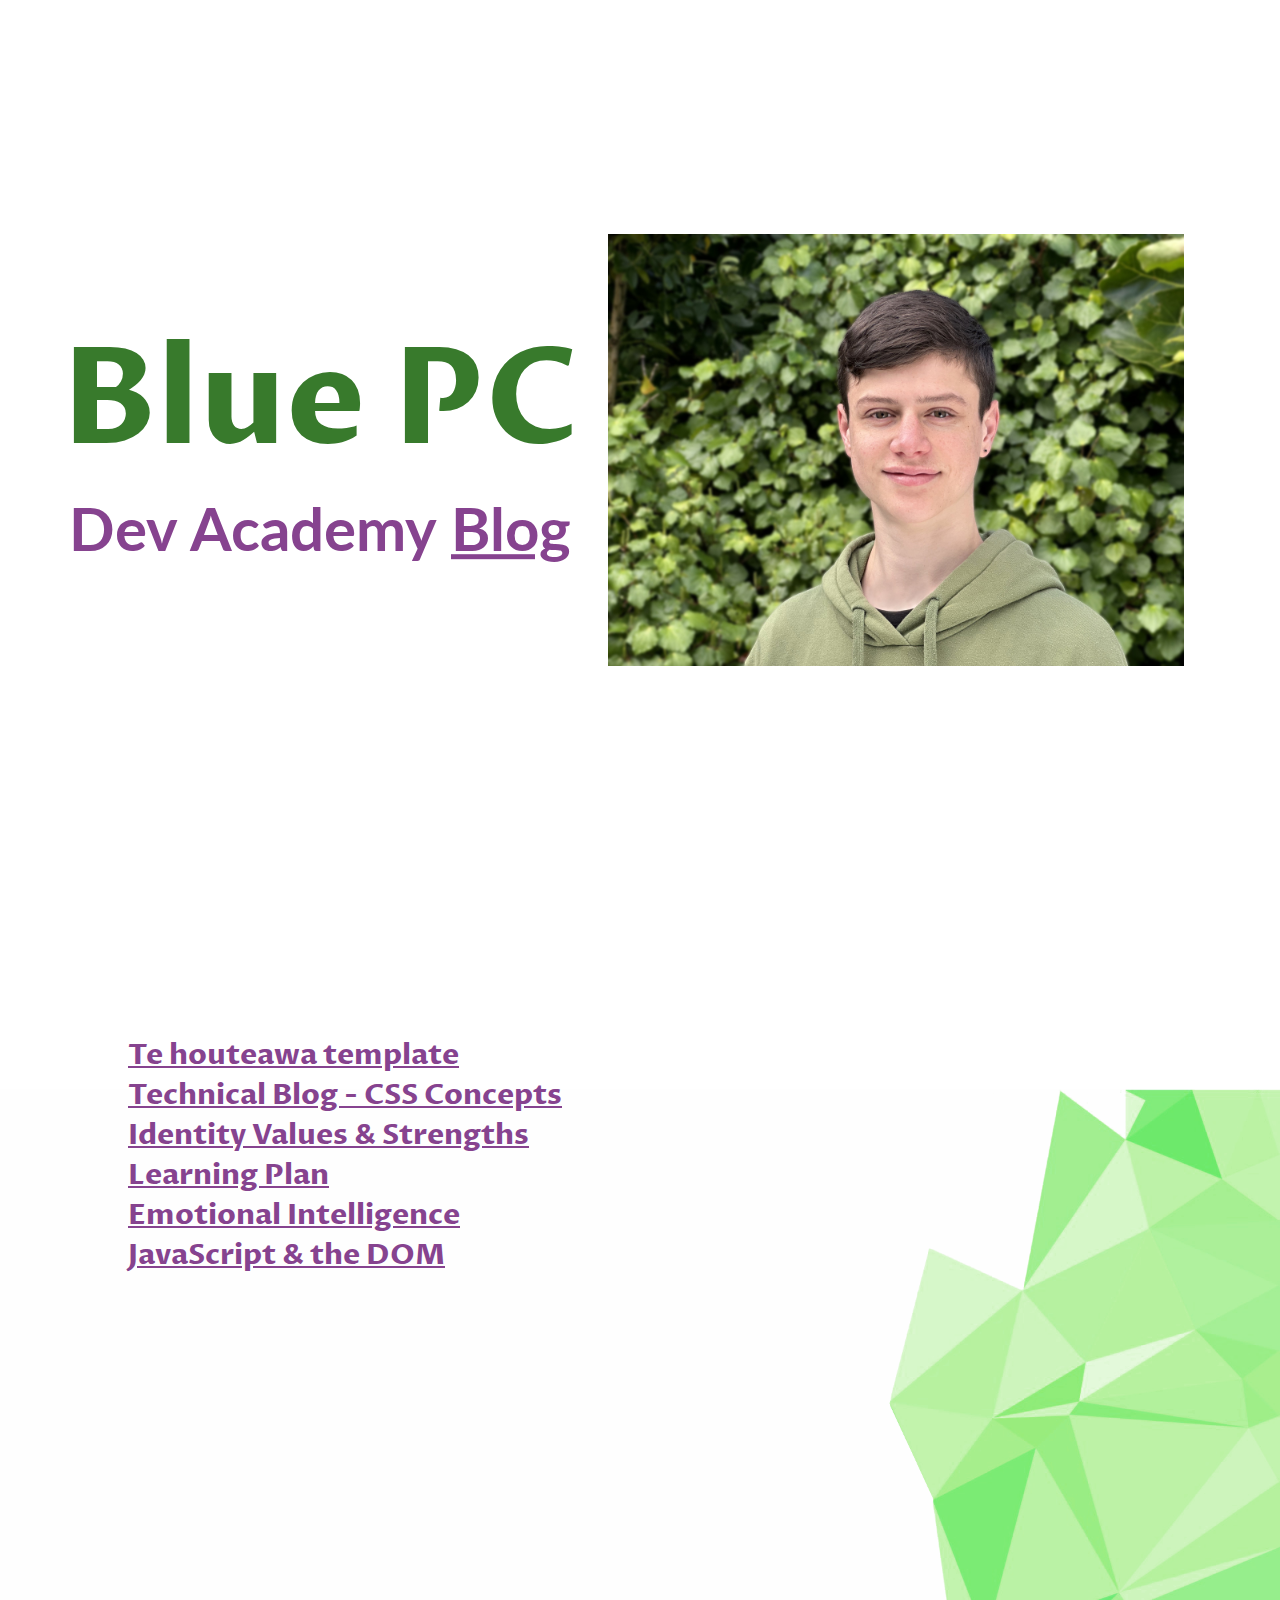
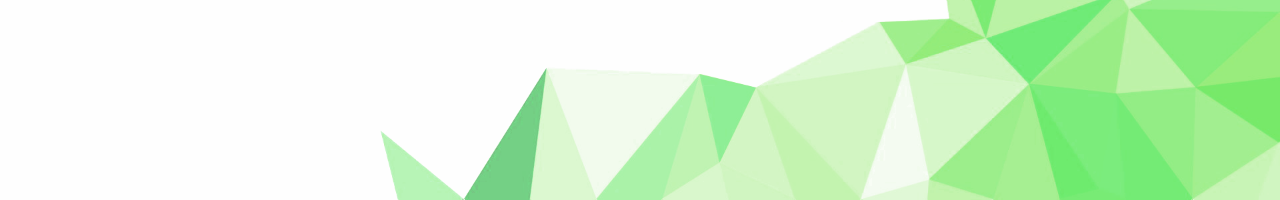
<file: index.html>
<!DOCTYPE html>
<html>
  <head>
    <meta charset="UTF-8" />
    <title>Dev Academy Blog - Blue Pilkinton-Ching</title>
    <meta name="viewport" content="width=device-width,initial-scale=1" />
    <link rel="stylesheet" type="text/css" href="styles/main.css" />
    <link rel="preconnect" href="https://fonts.googleapis.com" />
    <link rel="preconnect" href="https://fonts.gstatic.com" crossorigin />
    <link
      href="https://fonts.googleapis.com/css2?family=Proza+Libre&display=swap"
      rel="stylesheet"
    />
    <link
      href="https://fonts.googleapis.com/css2?family=Lato:wght@300&display=swap"
      rel="stylesheet"
    />
  </head>
  <body>
    <main>
      <div id="intro-container">
        <div id="intro">
          <img id="pp" src="images/pp.jpeg" alt="Blue Pilkinton-Ching" />
          <div id="title">
            <h1>Blue PC</h1>
            <h2>Dev Academy <a href="#blog-nav">Blog</a></h2>
          </div>
        </div>
      </div>
      <div id="blog-nav">
        <div id="blog-links">
          <h3>
            <a href="blog/te-houtaewa-template.html">Te houteawa template</a>
          </h3>
          <h3>
            <a href="blog/html-css.html">Technical Blog - CSS Concepts</a>
          </h3>
          <h3>
            <a href="blog/identity-values.html">Identity Values & Strengths</a>
          </h3>
          <h3>
            <a href="blog/learning-plan.html">Learning Plan</a>
          </h3>
          <h3>
            <a href="blog/emotional-intelligence.html"
              >Emotional Intelligence</a
            >
          </h3>
          <h3>
            <a href="blog/javascript-dom.html">JavaScript & the DOM</a>
          </h3>
        </div>
      </div>
    </main>
  </body>
</html>
</file>
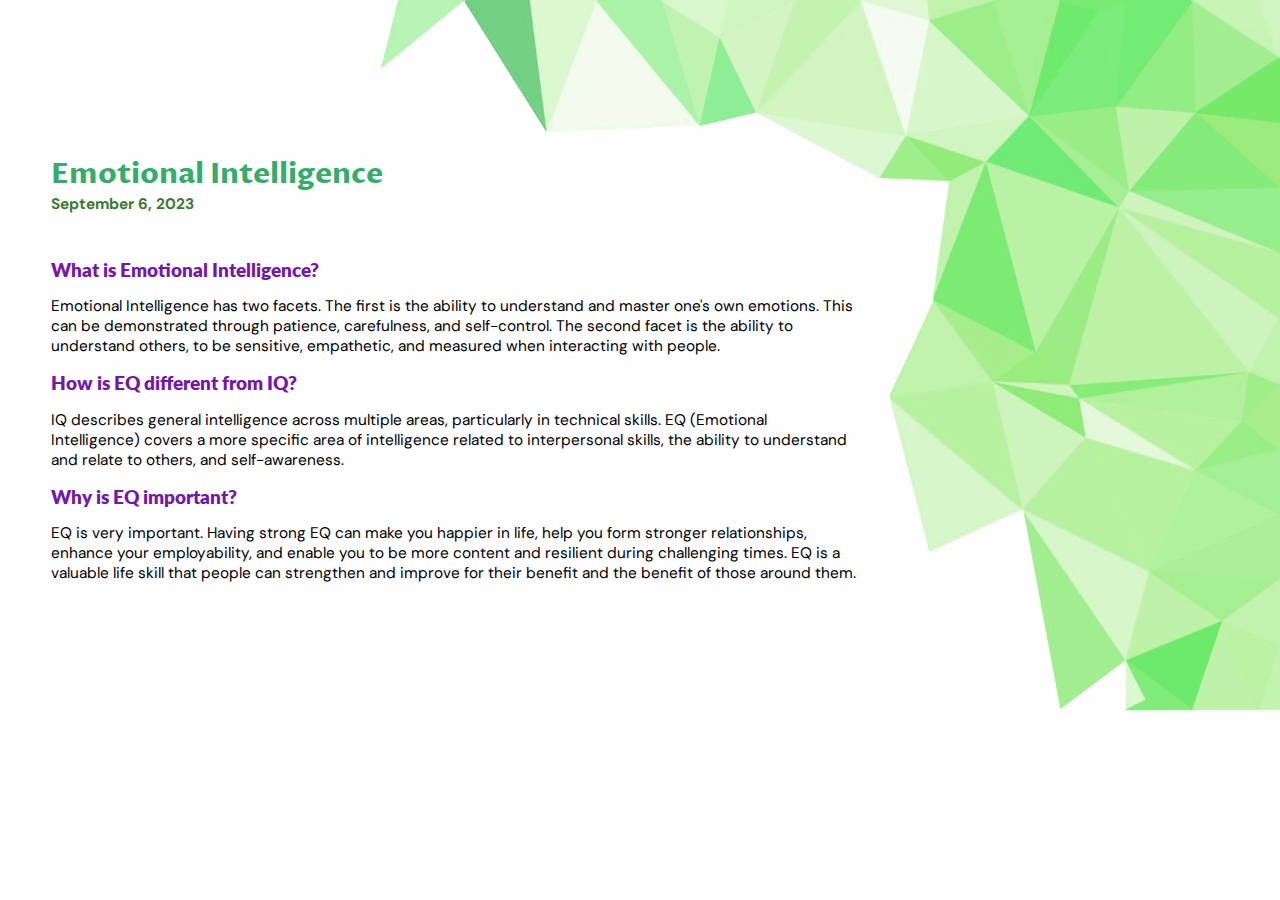
<file: blog/emotional-intelligence.html>
<!DOCTYPE html>
<html>
  <head>
    <meta charset="UTF-8" />
    <title>Emotional Intelligence - Blue Pilkington-Ching</title>
    <meta name="viewport" content="width=device-width, initial-scale=1" />
    <link rel="stylesheet" type="text/css" href="../styles/main.css" />
    <link rel="preconnect" href="https://fonts.googleapis.com" />
    <link rel="preconnect" href="https://fonts.gstatic.com" crossorigin />
    <link
      href="https://fonts.googleapis.com/css2?family=Proza+Libre&display=swap"
      rel="stylesheet"
    />
    <link
      href="https://fonts.googleapis.com/css2?family=Lato:wght@300&display=swap"
      rel="stylesheet"
    />
    <link
      href="https://fonts.googleapis.com/css2?family=DM+Sans:opsz@9..40&display=swap"
      rel="stylesheet"
    />
  </head>
  <body>
    <main>
      <div class="blog-bg"></div>
      <div class="blog-container">
        <h3>Emotional Intelligence</h3>
        <h5>September 6, 2023</h5>
        <br /><br />
        <h4>What is Emotional Intelligence?</h4>
        <p>
          Emotional Intelligence has two facets. The first is the ability to
          understand and master one's own emotions. This can be demonstrated
          through patience, carefulness, and self-control. The second facet is
          the ability to understand others, to be sensitive, empathetic, and
          measured when interacting with people.
        </p>
        <h4>How is EQ different from IQ?</h4>
        <p>
          IQ describes general intelligence across multiple areas, particularly
          in technical skills. EQ (Emotional Intelligence) covers a more
          specific area of intelligence related to interpersonal skills, the
          ability to understand and relate to others, and self-awareness.
        </p>
        <h4>Why is EQ important?</h4>
        <p>
          EQ is very important. Having strong EQ can make you happier in life,
          help you form stronger relationships, enhance your employability, and
          enable you to be more content and resilient during challenging times.
          EQ is a valuable life skill that people can strengthen and improve for
          their benefit and the benefit of those around them.
        </p>
      </div>
    </main>
  </body>
</html>
</file>
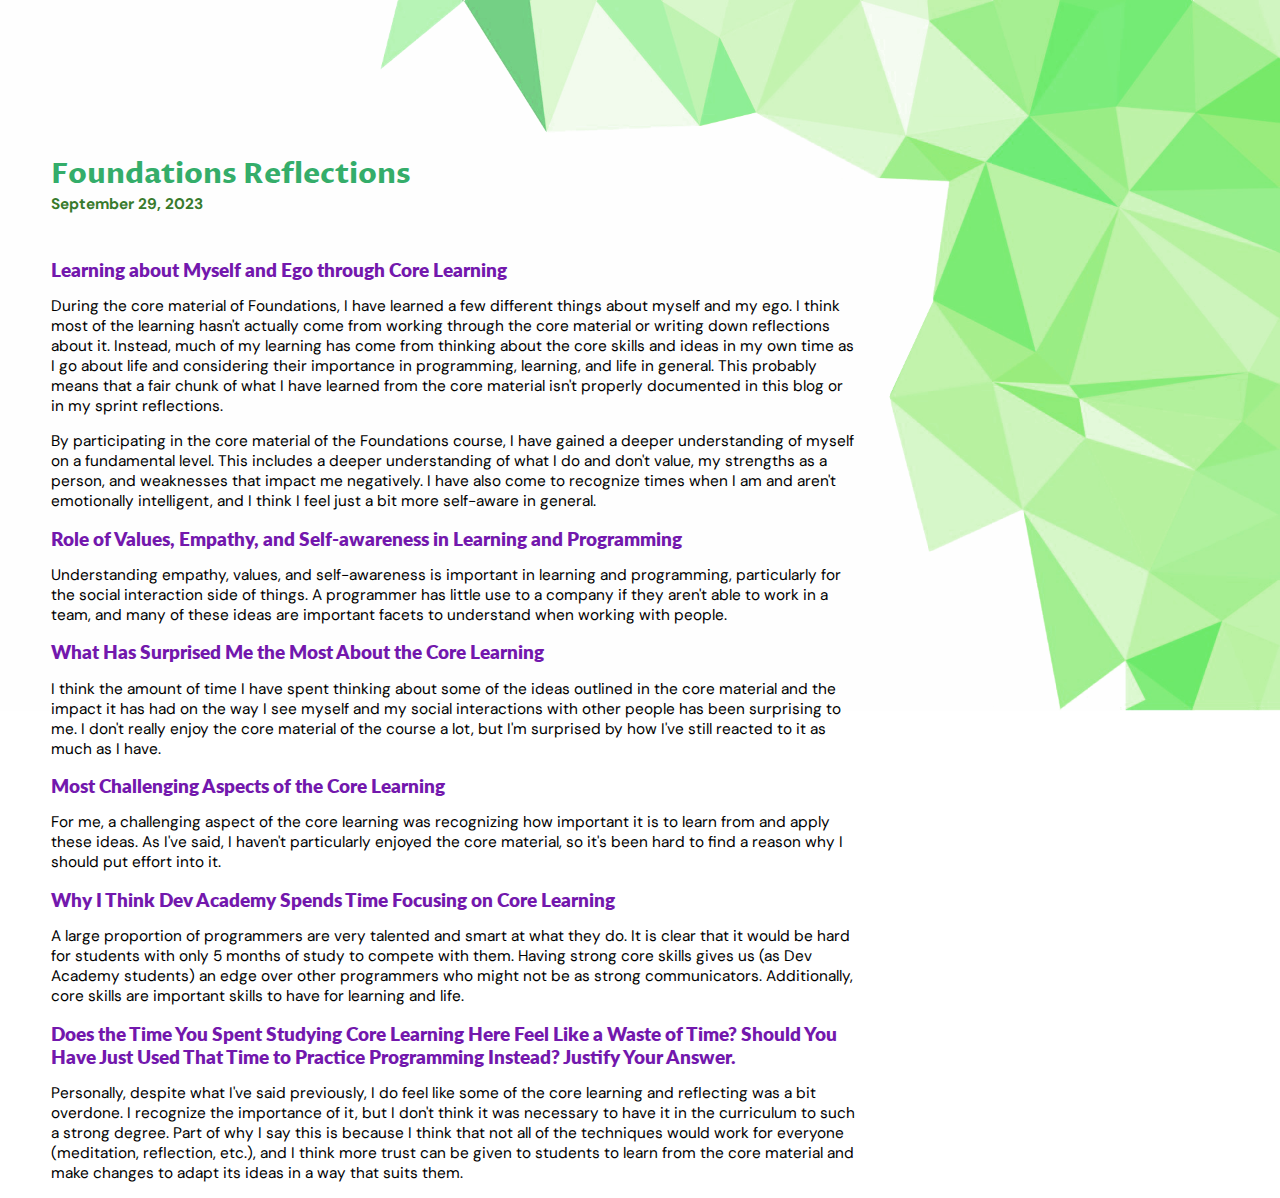
<file: blog/foundations-reflection.html>
<!DOCTYPE html>
<html>
  <head>
    <meta charset="UTF-8" />
    <title>Foundation Reflections - Blue Pilkington-Ching</title>
    <meta name="viewport" content="width=device-width, initial-scale=1" />
    <link rel="stylesheet" type="text/css" href="../styles/main.css" />
    <link rel="preconnect" href="https://fonts.googleapis.com" />
    <link rel="preconnect" href="https://fonts.gstatic.com" crossorigin />
    <link
      href="https://fonts.googleapis.com/css2?family=Proza+Libre&display=swap"
      rel="stylesheet"
    />
    <link
      href="https://fonts.googleapis.com/css2?family=Lato:wght@300&display=swap"
      rel="stylesheet"
    />
    <link
      href="https://fonts.googleapis.com/css2?family=DM+Sans:opsz@9..40&display=swap"
      rel="stylesheet"
    />
  </head>
  <body>
    <main>
      <div class="blog-bg"></div>
      <div class="blog-container">
        <h3>Foundations Reflections</h3>
        <h5>September 29, 2023</h5>
        <br /><br />
        <h4>Learning about Myself and Ego through Core Learning</h4>
        <p>
          During the core material of Foundations, I have learned a few
          different things about myself and my ego. I think most of the learning
          hasn't actually come from working through the core material or writing
          down reflections about it. Instead, much of my learning has come from
          thinking about the core skills and ideas in my own time as I go about
          life and considering their importance in programming, learning, and
          life in general. This probably means that a fair chunk of what I have
          learned from the core material isn't properly documented in this blog
          or in my sprint reflections.
        </p>
        <p>
          By participating in the core material of the Foundations course, I
          have gained a deeper understanding of myself on a fundamental level.
          This includes a deeper understanding of what I do and don't value, my
          strengths as a person, and weaknesses that impact me negatively. I
          have also come to recognize times when I am and aren't emotionally
          intelligent, and I think I feel just a bit more self-aware in general.
        </p>
        <h4>
          Role of Values, Empathy, and Self-awareness in Learning and
          Programming
        </h4>
        <p>
          Understanding empathy, values, and self-awareness is important in
          learning and programming, particularly for the social interaction side
          of things. A programmer has little use to a company if they aren't
          able to work in a team, and many of these ideas are important facets
          to understand when working with people.
        </p>
        <h4>What Has Surprised Me the Most About the Core Learning</h4>
        <p>
          I think the amount of time I have spent thinking about some of the
          ideas outlined in the core material and the impact it has had on the
          way I see myself and my social interactions with other people has been
          surprising to me. I don't really enjoy the core material of the course
          a lot, but I'm surprised by how I've still reacted to it as much as I
          have.
        </p>
        <h4>Most Challenging Aspects of the Core Learning</h4>
        <p>
          For me, a challenging aspect of the core learning was recognizing how
          important it is to learn from and apply these ideas. As I've said, I
          haven't particularly enjoyed the core material, so it's been hard to
          find a reason why I should put effort into it.
        </p>
        <h4>Why I Think Dev Academy Spends Time Focusing on Core Learning</h4>
        <p>
          A large proportion of programmers are very talented and smart at what
          they do. It is clear that it would be hard for students with only 5
          months of study to compete with them. Having strong core skills gives
          us (as Dev Academy students) an edge over other programmers who might
          not be as strong communicators. Additionally, core skills are
          important skills to have for learning and life.
        </p>
        <h4>
          Does the Time You Spent Studying Core Learning Here Feel Like a Waste
          of Time? Should You Have Just Used That Time to Practice Programming
          Instead? Justify Your Answer.
        </h4>
        <p>
          Personally, despite what I've said previously, I do feel like some of
          the core learning and reflecting was a bit overdone. I recognize the
          importance of it, but I don't think it was necessary to have it in the
          curriculum to such a strong degree. Part of why I say this is because
          I think that not all of the techniques would work for everyone
          (meditation, reflection, etc.), and I think more trust can be given to
          students to learn from the core material and make changes to adapt its
          ideas in a way that suits them.
        </p>
      </div>
    </main>
  </body>
</html>
</file>
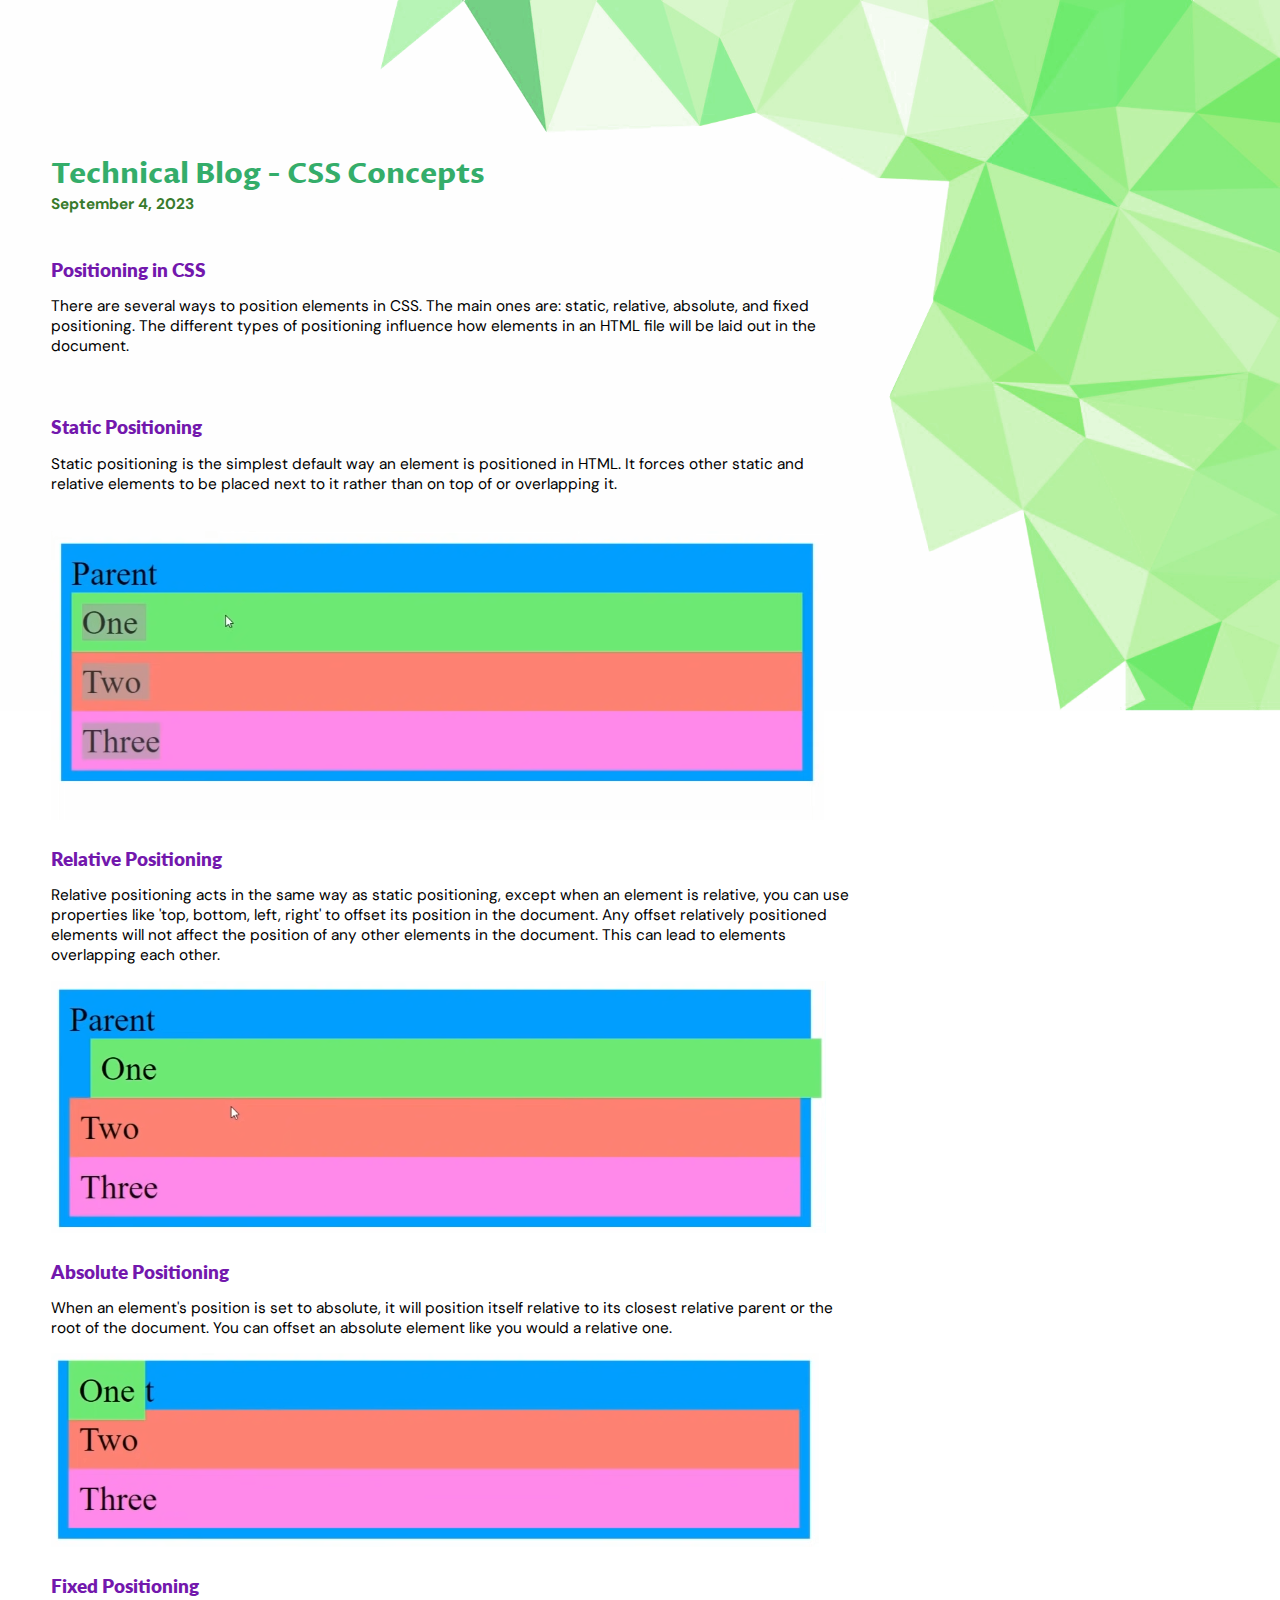
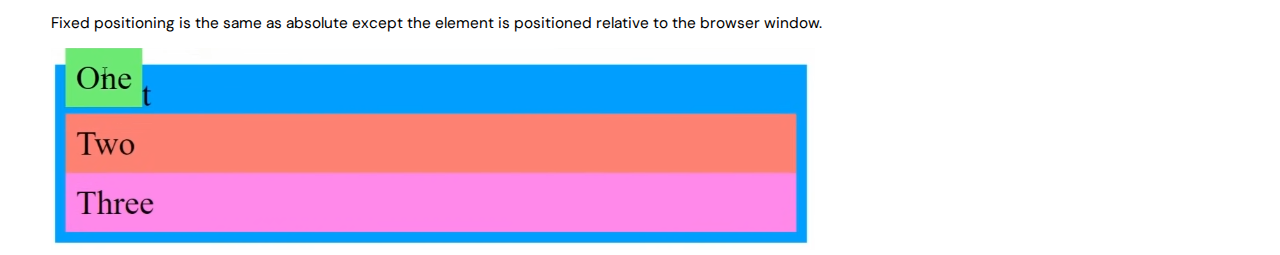
<file: blog/html-css.html>
<!DOCTYPE html>
<html>
  <head>
    <meta charset="UTF-8" />
    <title>HTML & CSS - Blue Pilkinton-Ching</title>
    <meta name="viewport" content="width=device-width, initial-scale=1" />
    <link rel="stylesheet" type="text/css" href="../styles/main.css" />
    <link rel="preconnect" href="https://fonts.googleapis.com" />
    <link rel="preconnect" href="https://fonts.gstatic.com" crossorigin />
    <link
      href="https://fonts.googleapis.com/css2?family=Proza+Libre&display=swap"
      rel="stylesheet"
    />
    <link
      href="https://fonts.googleapis.com/css2?family=Lato:wght@300&display=swap"
      rel="stylesheet"
    />
    <link
      href="https://fonts.googleapis.com/css2?family=DM+Sans:opsz@9..40&display=swap"
      rel="stylesheet"
    />
  </head>
  <body>
    <main>
      <div class="blog-bg"></div>
      <div class="blog-container">
        <h3>Technical Blog - CSS Concepts</h3>
        <h5>September 4, 2023</h5>
        <br /><br />
        <h4>Positioning in CSS</h4>
        <p>
          There are several ways to position elements in CSS. The main ones are:
          static, relative, absolute, and fixed positioning. The different types
          of positioning influence how elements in an HTML file will be laid out
          in the document.
        </p>
        <br /><br />

        <h4>Static Positioning</h4>
        <p>
          Static positioning is the simplest default way an element is
          positioned in HTML. It forces other static and relative elements to be
          placed next to it rather than on top of or overlapping it.
        </p>
        <br />
        <img
          class="blog-image"
          src="../images/html-css/static-pos.png"
          alt="Image with static positioning"
        /><br /><br />
        <h4>Relative Positioning</h4>
        <p>
          Relative positioning acts in the same way as static positioning,
          except when an element is relative, you can use properties like 'top,
          bottom, left, right' to offset its position in the document. Any
          offset relatively positioned elements will not affect the position of
          any other elements in the document. This can lead to elements
          overlapping each other.
        </p>
        <img
          class="blog-image"
          src="../images/html-css/relative-pos.png"
          alt="Image with relative positioning"
        /><br /><br />
        <h4>Absolute Positioning</h4>
        <p>
          When an element's position is set to absolute, it will position itself
          relative to its closest relative parent or the root of the document.
          You can offset an absolute element like you would a relative one.
        </p>
        <img
          class="blog-image"
          src="../images/html-css/abs-pos.png"
          alt="Image with absolute positioning"
        /><br /><br />
        <h4>Fixed Positioning</h4>
        <p>
          Fixed positioning is the same as absolute except the element is
          positioned relative to the browser window.
        </p>
        <img
          class="blog-image"
          src="../images/html-css/fixed-pos.png"
          alt="Image with fixed positioning"
        />
      </div>
    </main>
  </body>
</html>
</file>
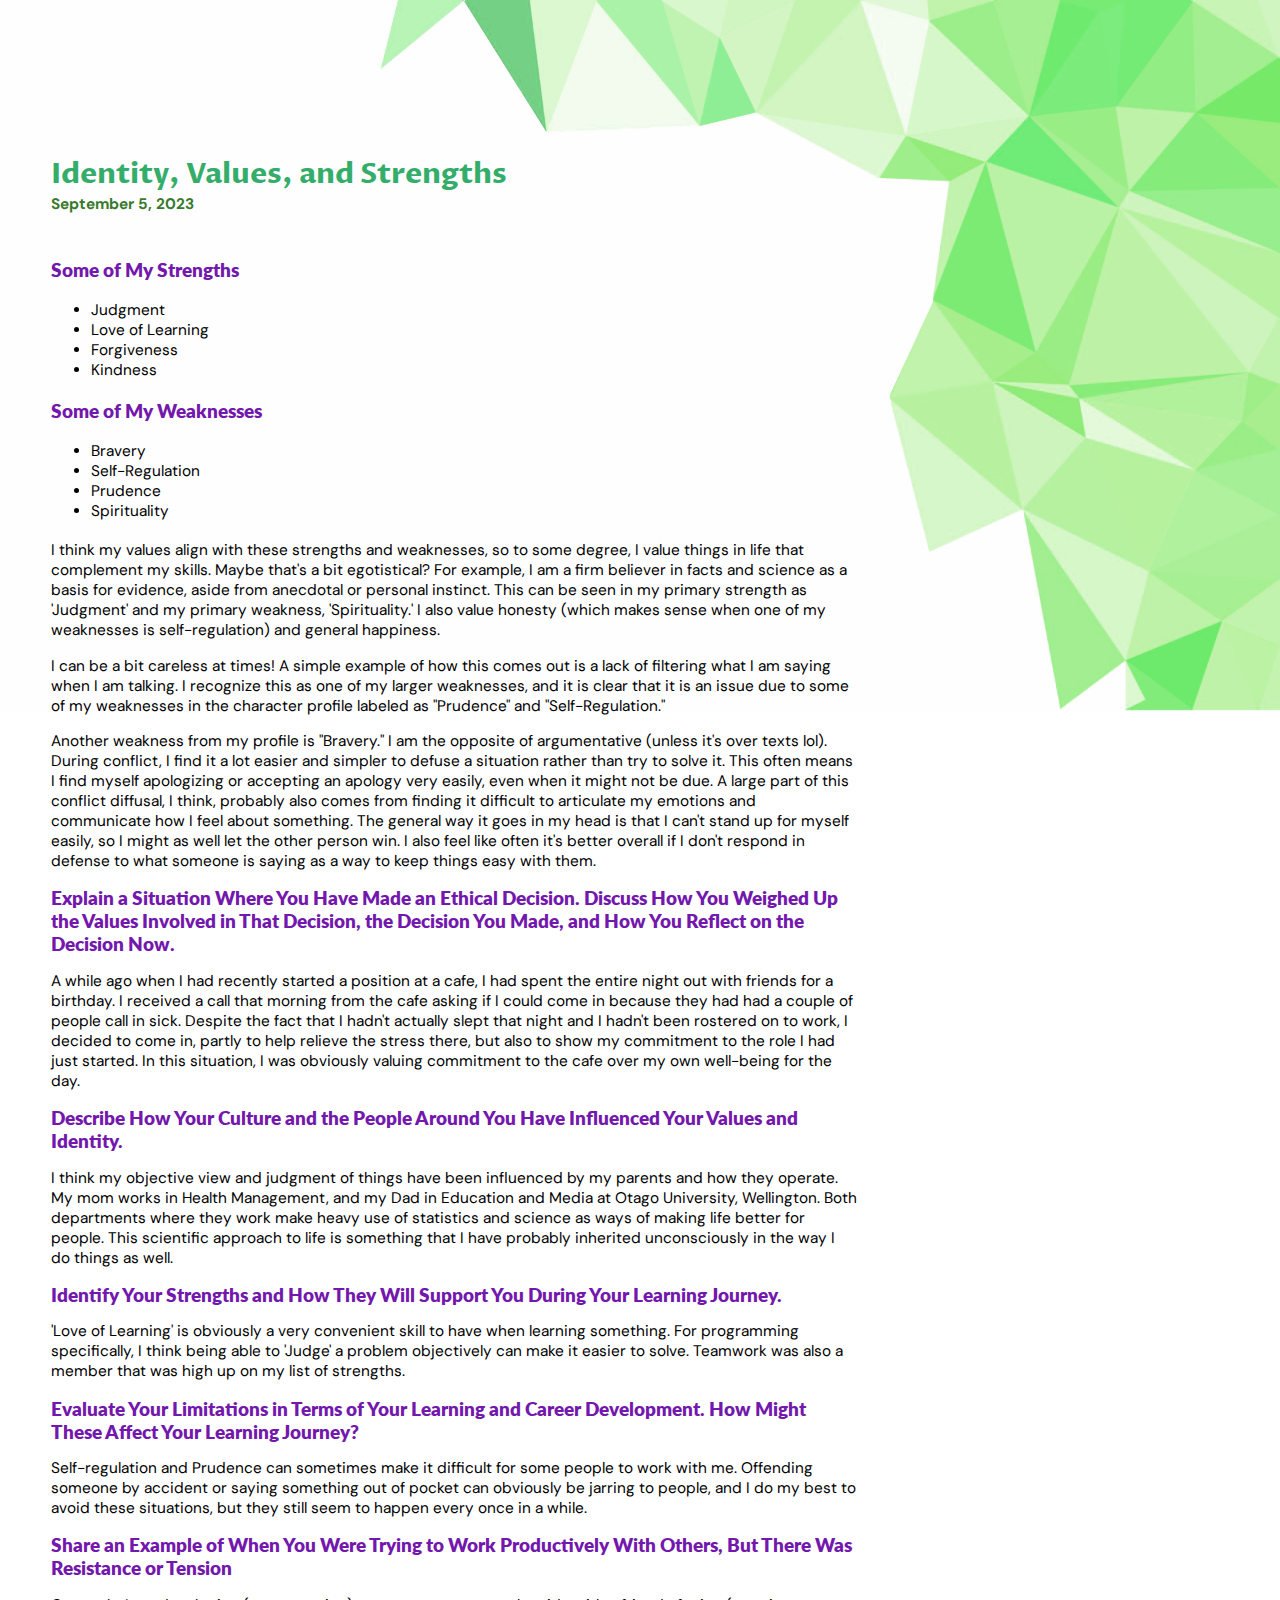
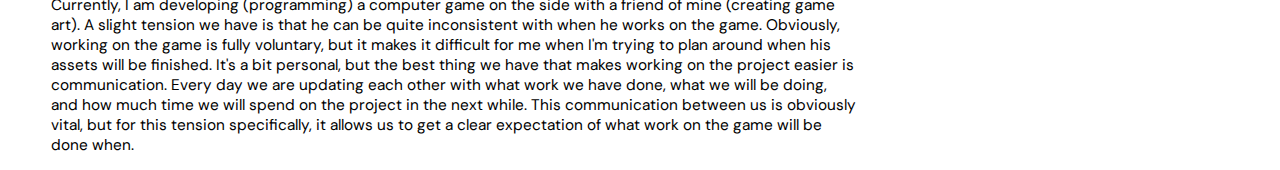
<file: blog/identity-values.html>
<!DOCTYPE html>
<html>
  <head>
    <meta charset="UTF-8" />
    <title>Identity & Values - Blue Pilkinton-Ching</title>
    <meta name="viewport" content="width=device-width,initial-scale=1" />
    <link rel="stylesheet" type="text/css" href="../styles/main.css" />
    <link rel="preconnect" href="https://fonts.googleapis.com" />
    <link rel="preconnect" href="https://fonts.gstatic.com" crossorigin />
    <link
      href="https://fonts.googleapis.com/css2?family=Proza+Libre&display=swap"
      rel="stylesheet"
    />
    <link
      href="https://fonts.googleapis.com/css2?family=Lato:wght@300&display=swap"
      rel="stylesheet"
    />
    <link
      href="https://fonts.googleapis.com/css2?family=DM+Sans:opsz@9..40&display=swap"
      rel="stylesheet"
    />
  </head>
  <body>
    <main>
      <div class="blog-bg"></div>
      <div class="blog-container">
        <h3>Identity, Values, and Strengths</h3>
        <h5>September 5, 2023</h5>
        <br /><br />
        <h4>Some of My Strengths</h4>
        <ul>
          <li>Judgment</li>
          <li>Love of Learning</li>
          <li>Forgiveness</li>
          <li>Kindness</li>
        </ul>
        <h4>Some of My Weaknesses</h4>
        <ul>
          <li>Bravery</li>
          <li>Self-Regulation</li>
          <li>Prudence</li>
          <li>Spirituality</li>
        </ul>
        <p>
          I think my values align with these strengths and weaknesses, so to
          some degree, I value things in life that complement my skills. Maybe
          that's a bit egotistical? For example, I am a firm believer in facts
          and science as a basis for evidence, aside from anecdotal or personal
          instinct. This can be seen in my primary strength as 'Judgment' and my
          primary weakness, 'Spirituality.' I also value honesty (which makes
          sense when one of my weaknesses is self-regulation) and general
          happiness.
        </p>
        <p>
          I can be a bit careless at times! A simple example of how this comes
          out is a lack of filtering what I am saying when I am talking. I
          recognize this as one of my larger weaknesses, and it is clear that it
          is an issue due to some of my weaknesses in the character profile
          labeled as "Prudence" and "Self-Regulation."
        </p>
        <p>
          Another weakness from my profile is "Bravery." I am the opposite of
          argumentative (unless it's over texts lol). During conflict, I find it
          a lot easier and simpler to defuse a situation rather than try to
          solve it. This often means I find myself apologizing or accepting an
          apology very easily, even when it might not be due. A large part of
          this conflict diffusal, I think, probably also comes from finding it
          difficult to articulate my emotions and communicate how I feel about
          something. The general way it goes in my head is that I can't stand up
          for myself easily, so I might as well let the other person win. I also
          feel like often it's better overall if I don't respond in defense to
          what someone is saying as a way to keep things easy with them.
        </p>
        <h4>
          Explain a Situation Where You Have Made an Ethical Decision. Discuss
          How You Weighed Up the Values Involved in That Decision, the Decision
          You Made, and How You Reflect on the Decision Now.
        </h4>
        <p>
          A while ago when I had recently started a position at a cafe, I had
          spent the entire night out with friends for a birthday. I received a
          call that morning from the cafe asking if I could come in because they
          had had a couple of people call in sick. Despite the fact that I
          hadn't actually slept that night and I hadn't been rostered on to
          work, I decided to come in, partly to help relieve the stress there,
          but also to show my commitment to the role I had just started. In this
          situation, I was obviously valuing commitment to the cafe over my own
          well-being for the day.
        </p>
        <h4>
          Describe How Your Culture and the People Around You Have Influenced
          Your Values and Identity.
        </h4>
        <p>
          I think my objective view and judgment of things have been influenced
          by my parents and how they operate. My mom works in Health Management,
          and my Dad in Education and Media at Otago University, Wellington.
          Both departments where they work make heavy use of statistics and
          science as ways of making life better for people. This scientific
          approach to life is something that I have probably inherited
          unconsciously in the way I do things as well.
        </p>
        <h4>
          Identify Your Strengths and How They Will Support You During Your
          Learning Journey.
        </h4>
        <p>
          'Love of Learning' is obviously a very convenient skill to have when
          learning something. For programming specifically, I think being able
          to 'Judge' a problem objectively can make it easier to solve. Teamwork
          was also a member that was high up on my list of strengths.
        </p>
        <h4>
          Evaluate Your Limitations in Terms of Your Learning and Career
          Development. How Might These Affect Your Learning Journey?
        </h4>
        <p>
          Self-regulation and Prudence can sometimes make it difficult for some
          people to work with me. Offending someone by accident or saying
          something out of pocket can obviously be jarring to people, and I do
          my best to avoid these situations, but they still seem to happen every
          once in a while.
        </p>
        <h4>
          Share an Example of When You Were Trying to Work Productively With
          Others, But There Was Resistance or Tension
        </h4>
        <p>
          Currently, I am developing (programming) a computer game on the side
          with a friend of mine (creating game art). A slight tension we have is
          that he can be quite inconsistent with when he works on the game.
          Obviously, working on the game is fully voluntary, but it makes it
          difficult for me when I'm trying to plan around when his assets will
          be finished. It's a bit personal, but the best thing we have that
          makes working on the project easier is communication. Every day we are
          updating each other with what work we have done, what we will be
          doing, and how much time we will spend on the project in the next
          while. This communication between us is obviously vital, but for this
          tension specifically, it allows us to get a clear expectation of what
          work on the game will be done when.
        </p>
      </div>
    </main>
  </body>
</html>
</file>
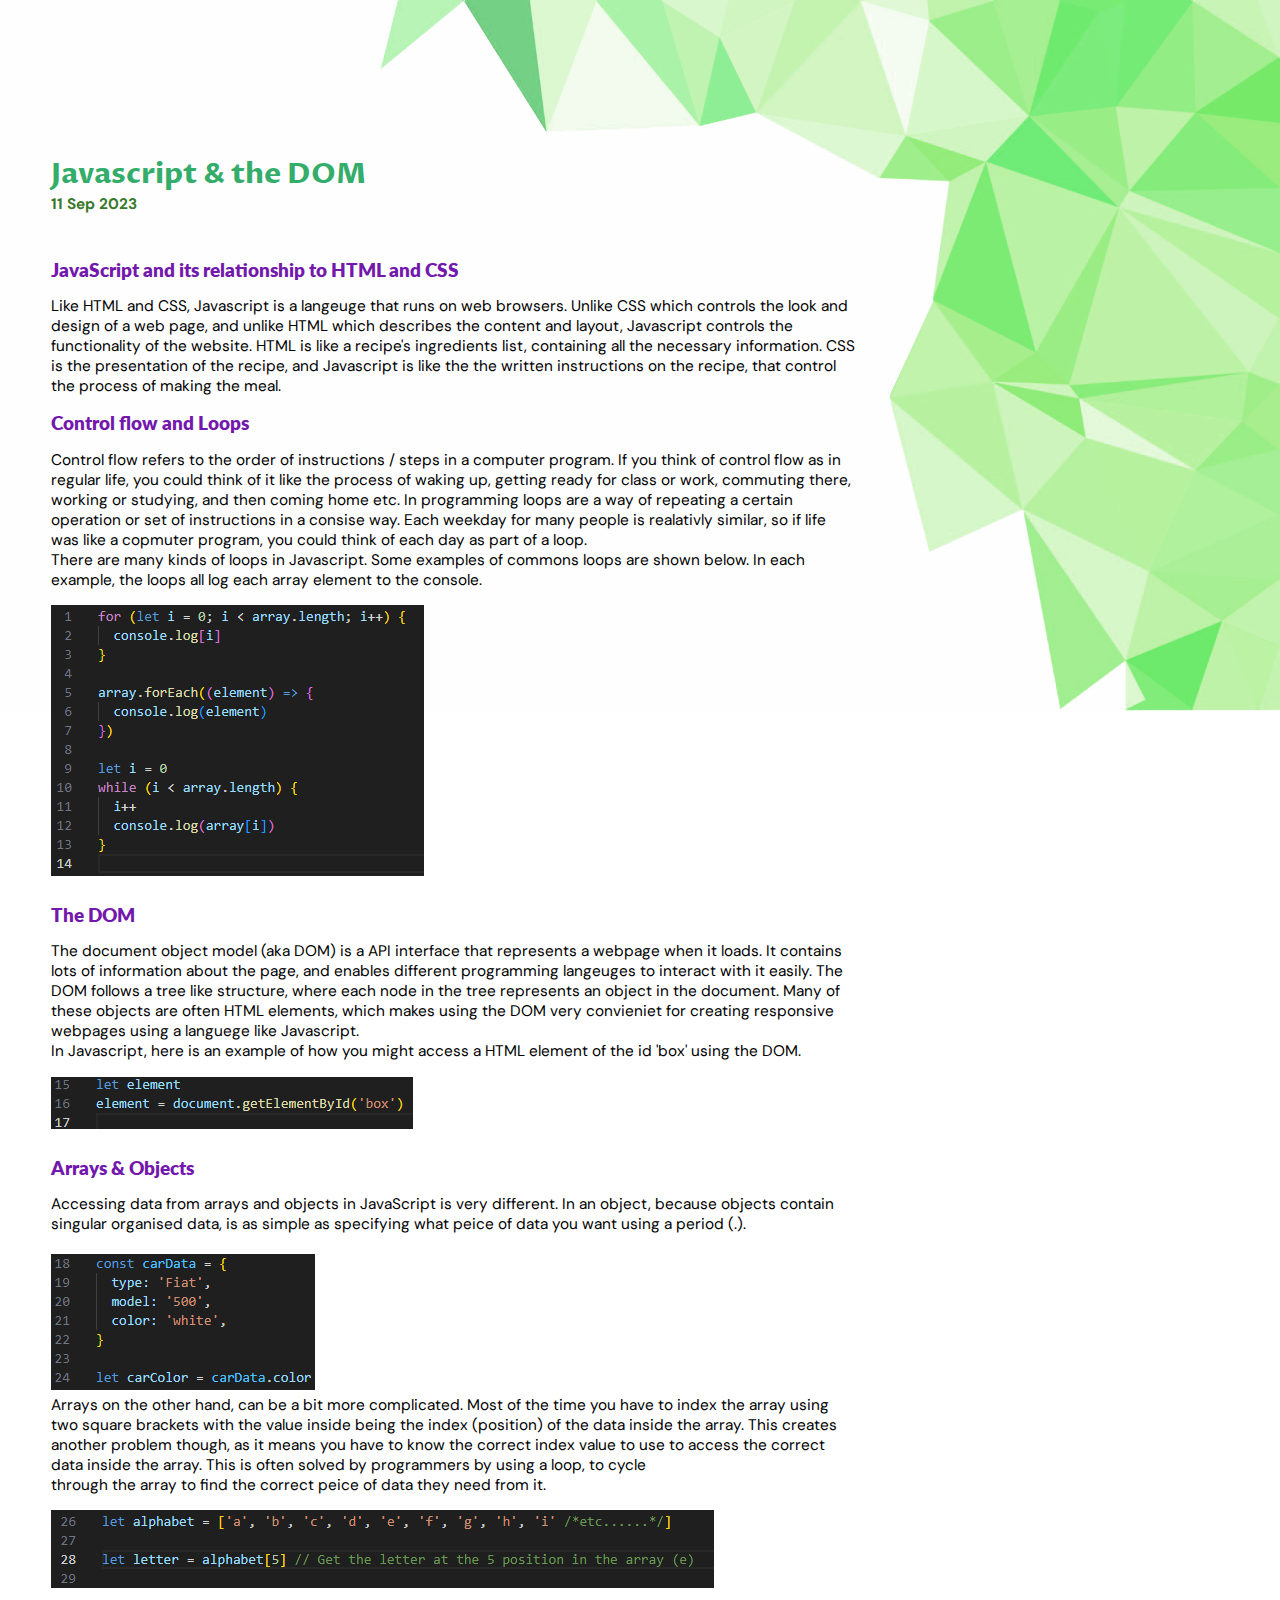
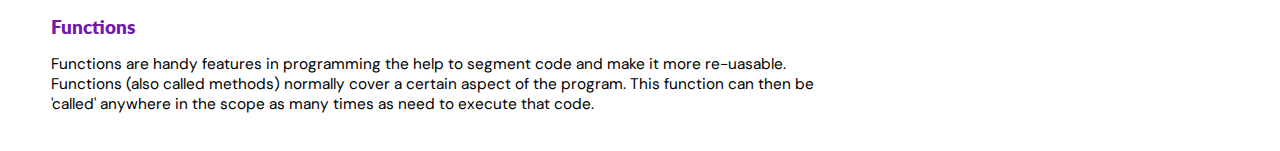
<file: blog/javascript-dom.html>
<!DOCTYPE html>
<html>
  <head>
    <meta charset="UTF-8" />
    <title>Stories and Legends - Blue Pilkinton-Ching</title>
    <meta name="viewport" content="width=device-width,initial-scale=1" />
    <link rel="stylesheet" type="text/css" href="../styles/main.css" />
    <link rel="preconnect" href="https://fonts.googleapis.com" />
    <link rel="preconnect" href="https://fonts.gstatic.com" crossorigin />
    <link
      href="https://fonts.googleapis.com/css2?family=Proza+Libre&display=swap"
      rel="stylesheet"
    />
    <link
      href="https://fonts.googleapis.com/css2?family=Lato:wght@300&display=swap"
      rel="stylesheet"
    />
    <link
      href="https://fonts.googleapis.com/css2?family=DM+Sans:opsz@9..40&display=swap"
      rel="stylesheet"
    />
  </head>
  <body>
    <main>
      <div class="blog-bg"></div>
      <div class="blog-container">
        <h3>Javascript & the DOM</h3>
        <h5>11 Sep 2023</h5>
        <br /><br />
        <h4>JavaScript and its relationship to HTML and CSS</h4>
        <p>
          Like HTML and CSS, Javascript is a langeuge that runs on web browsers.
          Unlike CSS which controls the look and design of a web page, and
          unlike HTML which describes the content and layout, Javascript
          controls the functionality of the website. HTML is like a recipe's
          ingredients list, containing all the necessary information. CSS is the
          presentation of the recipe, and Javascript is like the the written
          instructions on the recipe, that control the process of making the
          meal.
        </p>
        <h4>Control flow and Loops</h4>
        <p>
          Control flow refers to the order of instructions / steps in a computer
          program. If you think of control flow as in regular life, you could
          think of it like the process of waking up, getting ready for class or
          work, commuting there, working or studying, and then coming home etc.
          In programming loops are a way of repeating a certain operation or set
          of instructions in a consise way. Each weekday for many people is
          realativly similar, so if life was like a copmuter program, you could
          think of each day as part of a loop.
          <br />
          There are many kinds of loops in Javascript. Some examples of commons
          loops are shown below. In each example, the loops all log each array
          element to the console.
        </p>
        <img
          class="blog-image"
          src="../images/js-dom/loops.png"
          alt="Example of loops in Javascript"
        />
        <br />
        <br />
        <h4>The DOM</h4>
        <p>
          The document object model (aka DOM) is a API interface that represents
          a webpage when it loads. It contains lots of information about the
          page, and enables different programming langeuges to interact with it
          easily. The DOM follows a tree like structure, where each node in the
          tree represents an object in the document. Many of these objects are
          often HTML elements, which makes using the DOM very convieniet for
          creating responsive webpages using a languege like Javascript.
          <br />
          In Javascript, here is an example of how you might access a HTML
          element of the id 'box' using the DOM.
        </p>
        <img
          class="blog-image"
          src="../images/js-dom/dom.png"
          alt="Example of using the DOM in Javascript"
        />
        <br />
        <br />
        <h4>Arrays & Objects</h4>
        <p>
          Accessing data from arrays and objects in JavaScript is very
          different. In an object, because objects contain singular organised
          data, is as simple as specifying what peice of data you want using a
          period (.).
          <br />
          <br />
          <img
            class="blog-image"
            src="../images/js-dom/objects.png"
            alt="Example of using the DOM in Javascript"
          />
          <br />
          Arrays on the other hand, can be a bit more complicated. Most of the
          time you have to index the array using two square brackets with the
          value inside being the index (position) of the data inside the array.
          This creates another problem though, as it means you have to know the
          correct index value to use to access the correct data inside the
          array. This is often solved by programmers by using a loop, to cycle
          <br />
          through the array to find the correct peice of data they need from it.
        </p>
        <img
          class="blog-image"
          src="../images/js-dom/arrays.png"
          alt="Example of using the DOM in Javascript"
        />
        <br />
        <br />
        <h4>Functions</h4>
        <p>
          Functions are handy features in programming the help to segment code
          and make it more re-uasable. Functions (also called methods) normally
          cover a certain aspect of the program. This function can then be
          'called' anywhere in the scope as many times as need to execute that
          code.
        </p>
        <br />
      </div>
    </main>
  </body>
</html>
</file>
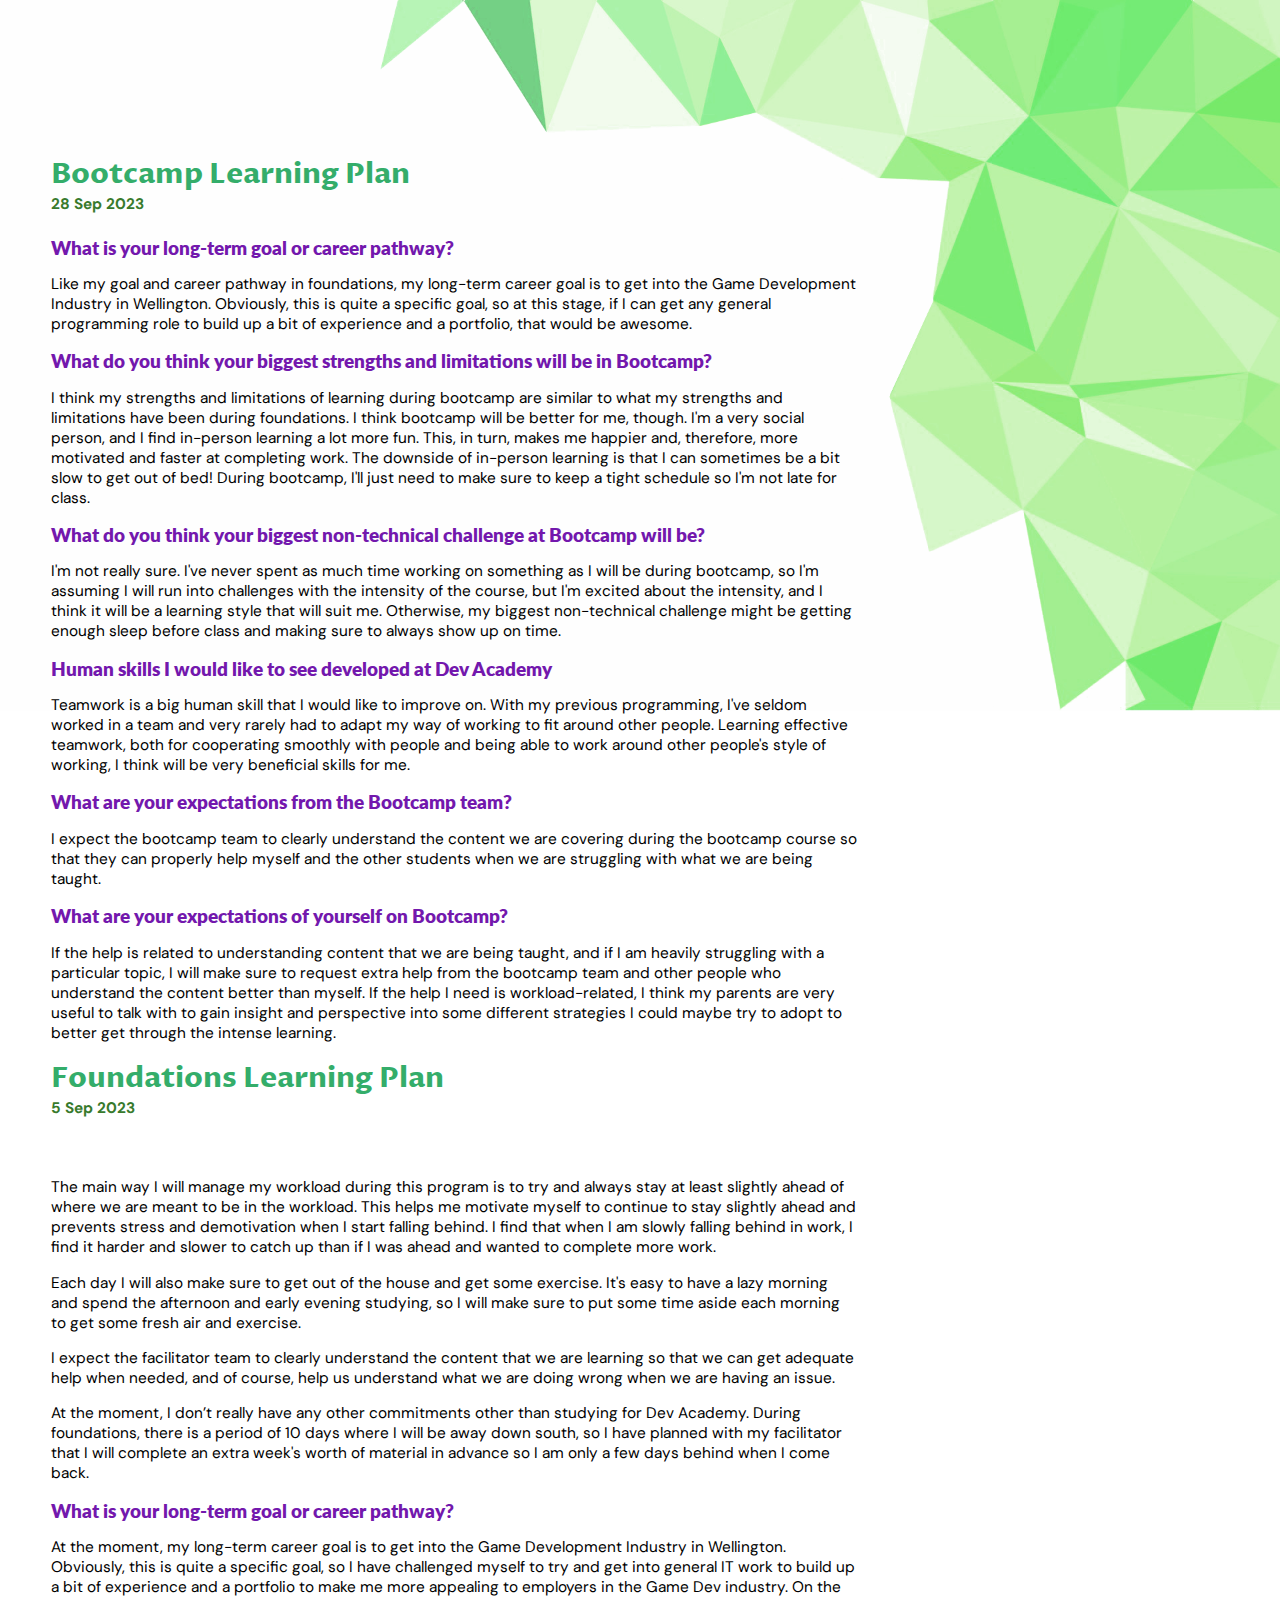
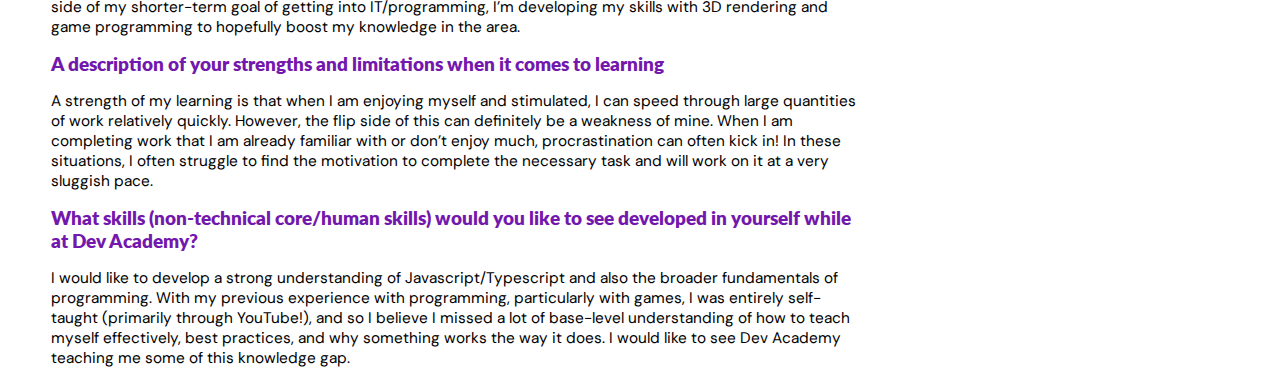
<file: blog/learning-plan.html>
<!DOCTYPE html>
<html>
  <head>
    <meta charset="UTF-8" />
    <title>Learning Plan - Blue Pilkinton-Ching</title>
    <meta name="viewport" content="width=device-width, initial-scale=1" />
    <link rel="stylesheet" type="text/css" href="../styles/main.css" />
    <link rel="preconnect" href="https://fonts.googleapis.com" />
    <link rel="preconnect" href="https://fonts.gstatic.com" crossorigin />
    <link
      href="https://fonts.googleapis.com/css2?family=Proza+Libre&display=swap"
      rel="stylesheet"
    />
    <link
      href="https://fonts.googleapis.com/css2?family=Lato:wght@300&display=swap"
      rel="stylesheet"
    />
    <link
      href="https://fonts.googleapis.com/css2?family=DM+Sans:opsz@9..40&display=swap"
      rel="stylesheet"
    />
  </head>
  <body>
    <main>
      <div class="blog-bg"></div>
      <div class="blog-container">
        <h3>Bootcamp Learning Plan</h3>
        <h5>28 Sep 2023</h5>
        <br />
        <h4>What is your long-term goal or career pathway?</h4>
        <p>
          Like my goal and career pathway in foundations, my long-term career
          goal is to get into the Game Development Industry in Wellington.
          Obviously, this is quite a specific goal, so at this stage, if I can
          get any general programming role to build up a bit of experience and a
          portfolio, that would be awesome.
        </p>
        <h4>
          What do you think your biggest strengths and limitations will be in
          Bootcamp?
        </h4>
        <p>
          I think my strengths and limitations of learning during bootcamp are
          similar to what my strengths and limitations have been during
          foundations. I think bootcamp will be better for me, though. I'm a
          very social person, and I find in-person learning a lot more fun.
          This, in turn, makes me happier and, therefore, more motivated and
          faster at completing work. The downside of in-person learning is that
          I can sometimes be a bit slow to get out of bed! During bootcamp, I'll
          just need to make sure to keep a tight schedule so I'm not late for
          class.
        </p>
        <h4>
          What do you think your biggest non-technical challenge at Bootcamp
          will be?
        </h4>
        <p>
          I'm not really sure. I've never spent as much time working on
          something as I will be during bootcamp, so I'm assuming I will run
          into challenges with the intensity of the course, but I'm excited
          about the intensity, and I think it will be a learning style that will
          suit me. Otherwise, my biggest non-technical challenge might be
          getting enough sleep before class and making sure to always show up on
          time.
        </p>
        <h4>Human skills I would like to see developed at Dev Academy</h4>
        <p>
          Teamwork is a big human skill that I would like to improve on. With my
          previous programming, I've seldom worked in a team and very rarely had
          to adapt my way of working to fit around other people. Learning
          effective teamwork, both for cooperating smoothly with people and
          being able to work around other people's style of working, I think
          will be very beneficial skills for me.
        </p>
        <h4>What are your expectations from the Bootcamp team?</h4>
        <p>
          I expect the bootcamp team to clearly understand the content we are
          covering during the bootcamp course so that they can properly help
          myself and the other students when we are struggling with what we are
          being taught.
        </p>
        <h4>What are your expectations of yourself on Bootcamp?</h4>
        <p>
          If the help is related to understanding content that we are being
          taught, and if I am heavily struggling with a particular topic, I will
          make sure to request extra help from the bootcamp team and other
          people who understand the content better than myself. If the help I
          need is workload-related, I think my parents are very useful to talk
          with to gain insight and perspective into some different strategies I
          could maybe try to adopt to better get through the intense learning.
        </p>
        <h3>Foundations Learning Plan</h3>
        <h5>5 Sep 2023</h5>
        <br /><br />
        <p>
          The main way I will manage my workload during this program is to try
          and always stay at least slightly ahead of where we are meant to be in
          the workload. This helps me motivate myself to continue to stay
          slightly ahead and prevents stress and demotivation when I start
          falling behind. I find that when I am slowly falling behind in work, I
          find it harder and slower to catch up than if I was ahead and wanted
          to complete more work.
        </p>
        <p>
          Each day I will also make sure to get out of the house and get some
          exercise. It's easy to have a lazy morning and spend the afternoon and
          early evening studying, so I will make sure to put some time aside
          each morning to get some fresh air and exercise.
        </p>
        <p>
          I expect the facilitator team to clearly understand the content that
          we are learning so that we can get adequate help when needed, and of
          course, help us understand what we are doing wrong when we are having
          an issue.
        </p>
        <p>
          At the moment, I don’t really have any other commitments other than
          studying for Dev Academy. During foundations, there is a period of 10
          days where I will be away down south, so I have planned with my
          facilitator that I will complete an extra week's worth of material in
          advance so I am only a few days behind when I come back.
        </p>
        <h4>What is your long-term goal or career pathway?</h4>
        <p>
          At the moment, my long-term career goal is to get into the Game
          Development Industry in Wellington. Obviously, this is quite a
          specific goal, so I have challenged myself to try and get into general
          IT work to build up a bit of experience and a portfolio to make me
          more appealing to employers in the Game Dev industry. On the side of
          my shorter-term goal of getting into IT/programming, I’m developing my
          skills with 3D rendering and game programming to hopefully boost my
          knowledge in the area.
        </p>
        <h4>
          A description of your strengths and limitations when it comes to
          learning
        </h4>
        <p>
          A strength of my learning is that when I am enjoying myself and
          stimulated, I can speed through large quantities of work relatively
          quickly. However, the flip side of this can definitely be a weakness
          of mine. When I am completing work that I am already familiar with or
          don’t enjoy much, procrastination can often kick in! In these
          situations, I often struggle to find the motivation to complete the
          necessary task and will work on it at a very sluggish pace.
        </p>
        <h4>
          What skills (non-technical core/human skills) would you like to see
          developed in yourself while at Dev Academy?
        </h4>
        <p>
          I would like to develop a strong understanding of
          Javascript/Typescript and also the broader fundamentals of
          programming. With my previous experience with programming,
          particularly with games, I was entirely self-taught (primarily through
          YouTube!), and so I believe I missed a lot of base-level understanding
          of how to teach myself effectively, best practices, and why something
          works the way it does. I would like to see Dev Academy teaching me
          some of this knowledge gap.
        </p>
      </div>
    </main>
  </body>
</html>
</file>
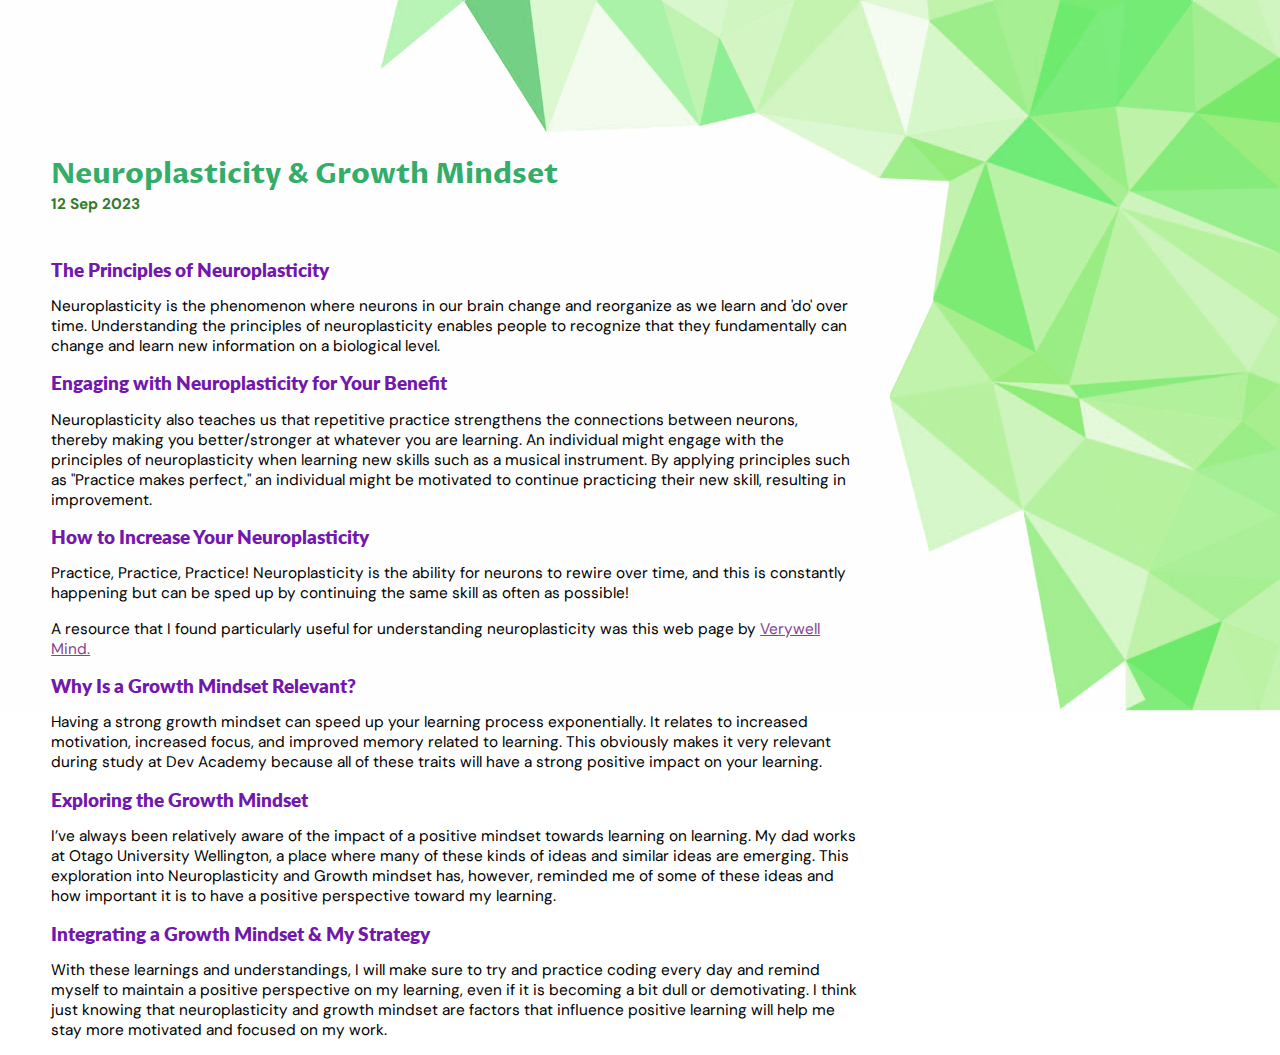
<file: blog/neuroplasticity.html>
<!DOCTYPE html>
<html>
  <head>
    <meta charset="UTF-8" />
    <title>Neuroplasticity - Blue Pilkinton-Ching</title>
    <meta name="viewport" content="width=device-width, initial-scale=1" />
    <link rel="stylesheet" type="text/css" href="../styles/main.css" />
    <link rel="preconnect" href="https://fonts.googleapis.com" />
    <link rel="preconnect" href="https://fonts.gstatic.com" crossorigin />
    <link
      href="https://fonts.googleapis.com/css2?family=Proza+Libre&display=swap"
      rel="stylesheet"
    />
    <link
      href="https://fonts.googleapis.com/css2?family=Lato:wght@300&display=swap"
      rel="stylesheet"
    />
    <link
      href="https://fonts.googleapis.com/css2?family=DM+Sans:opsz@9..40&display=swap"
      rel="stylesheet"
    />
  </head>
  <body>
    <main>
      <div class="blog-bg"></div>
      <div class="blog-container">
        <h3>Neuroplasticity & Growth Mindset</h3>
        <h5>12 Sep 2023</h5>
        <br /><br />
        <h4>The Principles of Neuroplasticity</h4>
        <p>
          Neuroplasticity is the phenomenon where neurons in our brain change
          and reorganize as we learn and 'do' over time. Understanding the
          principles of neuroplasticity enables people to recognize that they
          fundamentally can change and learn new information on a biological
          level.
        </p>
        <h4>Engaging with Neuroplasticity for Your Benefit</h4>
        <p>
          Neuroplasticity also teaches us that repetitive practice strengthens
          the connections between neurons, thereby making you better/stronger at
          whatever you are learning. An individual might engage with the
          principles of neuroplasticity when learning new skills such as a
          musical instrument. By applying principles such as "Practice makes
          perfect," an individual might be motivated to continue practicing
          their new skill, resulting in improvement.
        </p>
        <h4>How to Increase Your Neuroplasticity</h4>
        <p>
          Practice, Practice, Practice! Neuroplasticity is the ability for
          neurons to rewire over time, and this is constantly happening but can
          be sped up by continuing the same skill as often as possible!
        </p>
        <p>
          A resource that I found particularly useful for understanding
          neuroplasticity was this web page by
          <a
            href="https://www.verywellmind.com/what-is-brain-plasticity-2794886"
            >Verywell Mind.</a
          >
        </p>
        <h4>Why Is a Growth Mindset Relevant?</h4>
        <p>
          Having a strong growth mindset can speed up your learning process
          exponentially. It relates to increased motivation, increased focus,
          and improved memory related to learning. This obviously makes it very
          relevant during study at Dev Academy because all of these traits will
          have a strong positive impact on your learning.
        </p>
        <h4>Exploring the Growth Mindset</h4>
        <p>
          I’ve always been relatively aware of the impact of a positive mindset
          towards learning on learning. My dad works at Otago University
          Wellington, a place where many of these kinds of ideas and similar
          ideas are emerging. This exploration into Neuroplasticity and Growth
          mindset has, however, reminded me of some of these ideas and how
          important it is to have a positive perspective toward my learning.
        </p>
        <h4>Integrating a Growth Mindset & My Strategy</h4>
        <p>
          With these learnings and understandings, I will make sure to try and
          practice coding every day and remind myself to maintain a positive
          perspective on my learning, even if it is becoming a bit dull or
          demotivating. I think just knowing that neuroplasticity and growth
          mindset are factors that influence positive learning will help me stay
          more motivated and focused on my work.
        </p>
      </div>
    </main>
  </body>
</html>
</file>
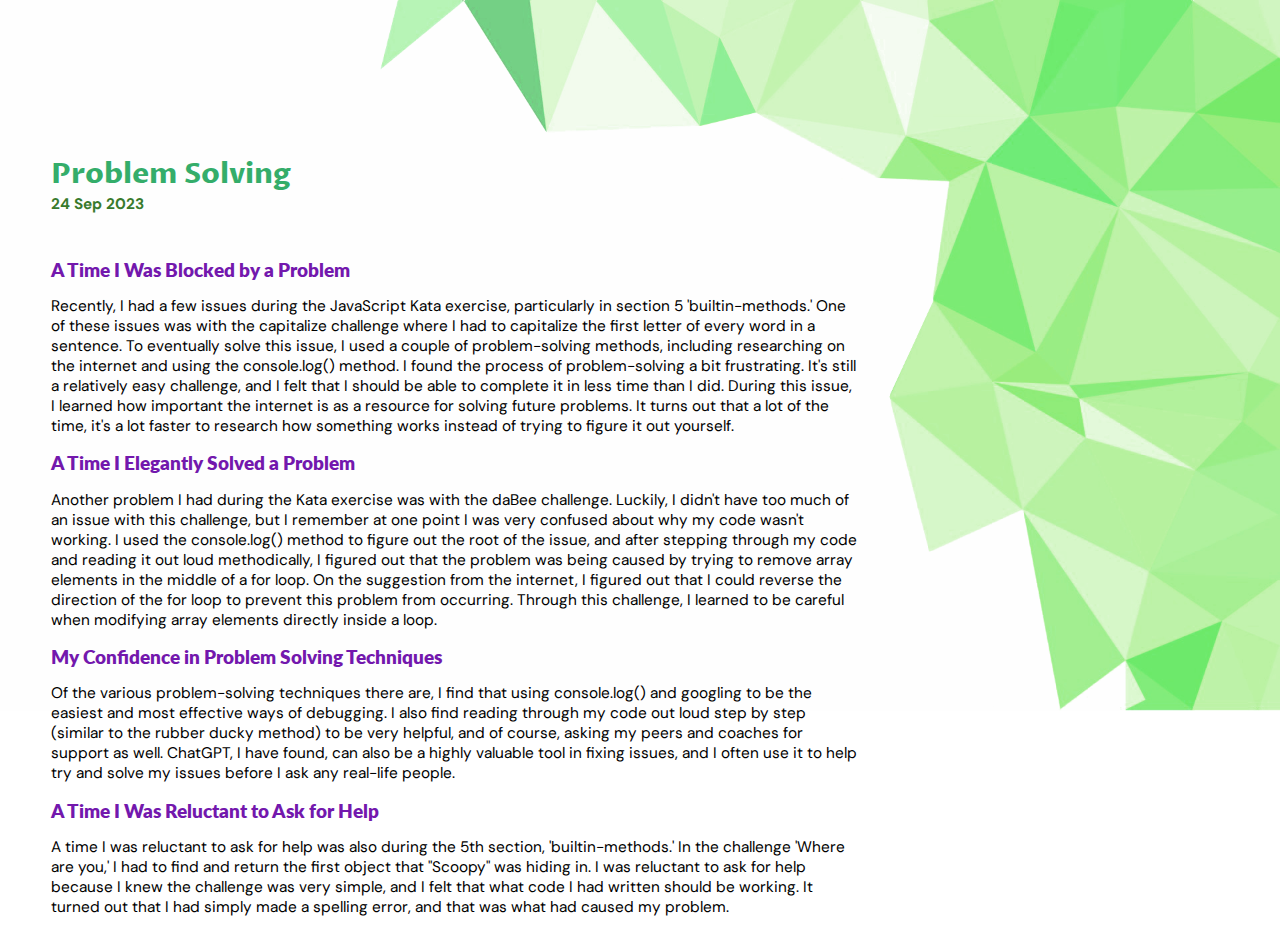
<file: blog/problem-solving.html>
<!DOCTYPE html>
<html>
  <head>
    <meta charset="UTF-8" />
    <title>Problem Solving - Blue Pilkinton-Ching</title>
    <meta name="viewport" content="width=device-width,initial-scale=1" />
    <link rel="stylesheet" type="text/css" href="../styles/main.css" />
    <link rel="preconnect" href="https://fonts.googleapis.com" />
    <link rel="preconnect" href="https://fonts.gstatic.com" crossorigin />
    <link
      href="https://fonts.googleapis.com/css2?family=Proza+Libre&display=swap"
      rel="stylesheet"
    />
    <link
      href="https://fonts.googleapis.com/css2?family=Lato:wght@300&display=swap"
      rel="stylesheet"
    />
    <link
      href="https://fonts.googleapis.com/css2?family=DM+Sans:opsz@9..40&display=swap"
      rel="stylesheet"
    />
  </head>
  <body>
    <main>
      <div class="blog-bg"></div>
      <div class="blog-container">
        <h3>Problem Solving</h3>
        <h5>24 Sep 2023</h5>
        <br /><br />
        <h4>A Time I Was Blocked by a Problem</h4>
        <p>
          Recently, I had a few issues during the JavaScript Kata exercise,
          particularly in section 5 'builtin-methods.' One of these issues was
          with the capitalize challenge where I had to capitalize the first
          letter of every word in a sentence. To eventually solve this issue, I
          used a couple of problem-solving methods, including researching on the
          internet and using the console.log() method. I found the process of
          problem-solving a bit frustrating. It's still a relatively easy
          challenge, and I felt that I should be able to complete it in less
          time than I did. During this issue, I learned how important the
          internet is as a resource for solving future problems. It turns out
          that a lot of the time, it's a lot faster to research how something
          works instead of trying to figure it out yourself.
        </p>
        <h4>A Time I Elegantly Solved a Problem</h4>
        <p>
          Another problem I had during the Kata exercise was with the daBee
          challenge. Luckily, I didn't have too much of an issue with this
          challenge, but I remember at one point I was very confused about why
          my code wasn't working. I used the console.log() method to figure out
          the root of the issue, and after stepping through my code and reading
          it out loud methodically, I figured out that the problem was being
          caused by trying to remove array elements in the middle of a for loop.
          On the suggestion from the internet, I figured out that I could
          reverse the direction of the for loop to prevent this problem from
          occurring. Through this challenge, I learned to be careful when
          modifying array elements directly inside a loop.
        </p>
        <h4>My Confidence in Problem Solving Techniques</h4>
        <p>
          Of the various problem-solving techniques there are, I find that using
          console.log() and googling to be the easiest and most effective ways
          of debugging. I also find reading through my code out loud step by
          step (similar to the rubber ducky method) to be very helpful, and of
          course, asking my peers and coaches for support as well. ChatGPT, I
          have found, can also be a highly valuable tool in fixing issues, and I
          often use it to help try and solve my issues before I ask any
          real-life people.
        </p>
        <h4>A Time I Was Reluctant to Ask for Help</h4>
        <p>
          A time I was reluctant to ask for help was also during the 5th
          section, 'builtin-methods.' In the challenge 'Where are you,' I had to
          find and return the first object that "Scoopy" was hiding in. I was
          reluctant to ask for help because I knew the challenge was very
          simple, and I felt that what code I had written should be working. It
          turned out that I had simply made a spelling error, and that was what
          had caused my problem.
        </p>
      </div>
    </main>
  </body>
</html>
</file>
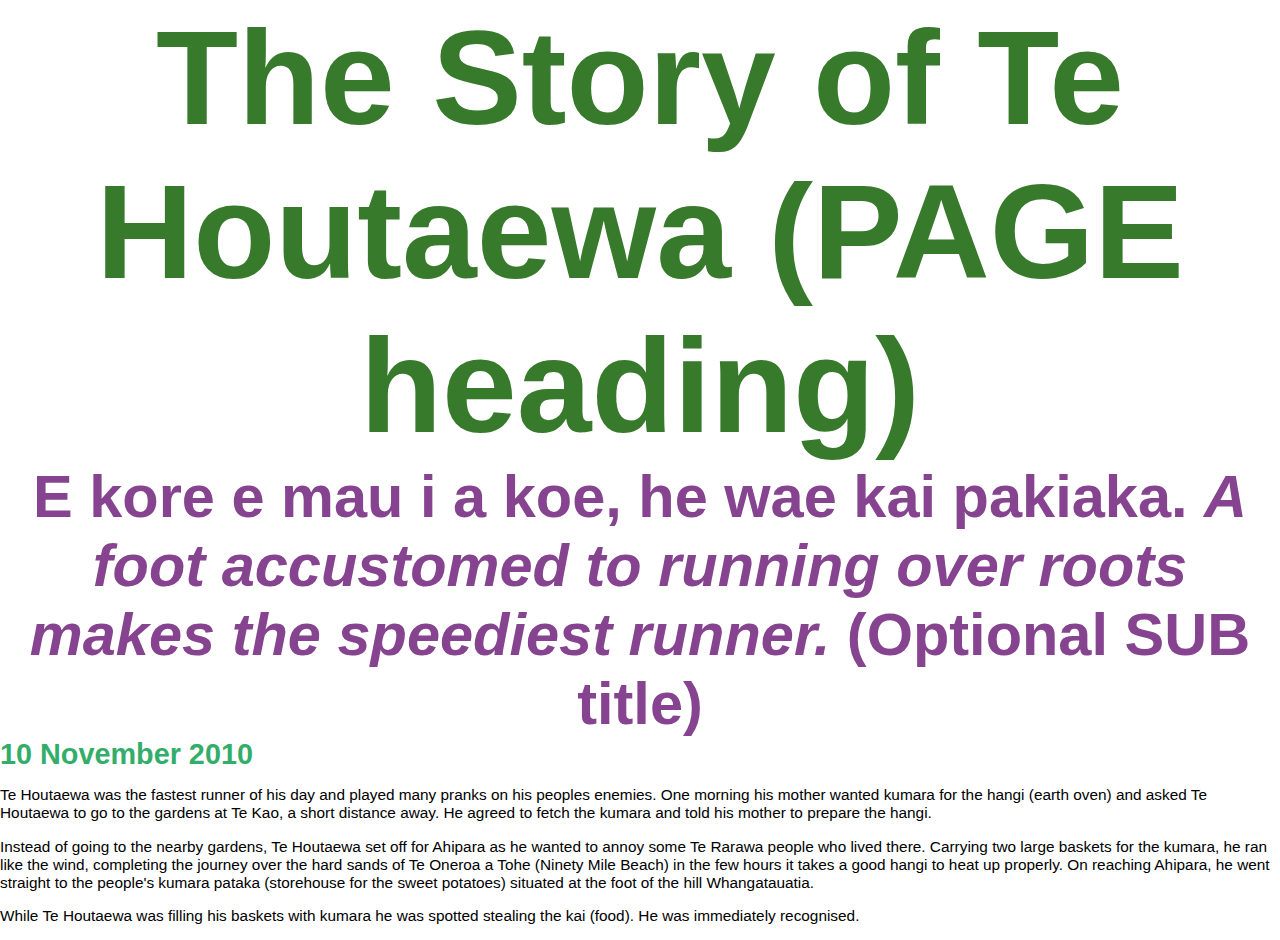
<file: blog/te-houtaewa-template.html>
<!DOCTYPE html>
<html>
  <head>
    <title>Stories and Legends (PAGE title)</title>
    <meta charset="UTF-8" />
    <link href="../styles/main.css" rel="stylesheet" type="text/css" />
  </head>

  <body>
    <h1>The Story of Te Houtaewa (PAGE heading)</h1>
    <h2>
      E kore e mau i a koe, he wae kai pakiaka.
      <em
        >A foot accustomed to running over roots makes the speediest runner.</em
      >
      (Optional SUB title)
    </h2>
    <h3>10 November 2010</h3>

    <p>
      Te Houtaewa was the fastest runner of his day and played many pranks on
      his peoples enemies. One morning his mother wanted kumara for the hangi
      (earth oven) and asked Te Houtaewa to go to the gardens at Te Kao, a short
      distance away. He agreed to fetch the kumara and told his mother to
      prepare the hangi.
    </p>
    <p>
      Instead of going to the nearby gardens, Te Houtaewa set off for Ahipara as
      he wanted to annoy some Te Rarawa people who lived there. Carrying two
      large baskets for the kumara, he ran like the wind, completing the journey
      over the hard sands of Te Oneroa a Tohe (Ninety Mile Beach) in the few
      hours it takes a good hangi to heat up properly. On reaching Ahipara, he
      went straight to the people's kumara pataka (storehouse for the sweet
      potatoes) situated at the foot of the hill Whangatauatia.
    </p>
    <p>
      While Te Houtaewa was filling his baskets with kumara he was spotted
      stealing the kai (food). He was immediately recognised.
    </p>

    <!-- this is a comment. -->
  </body>
</html>
</file>
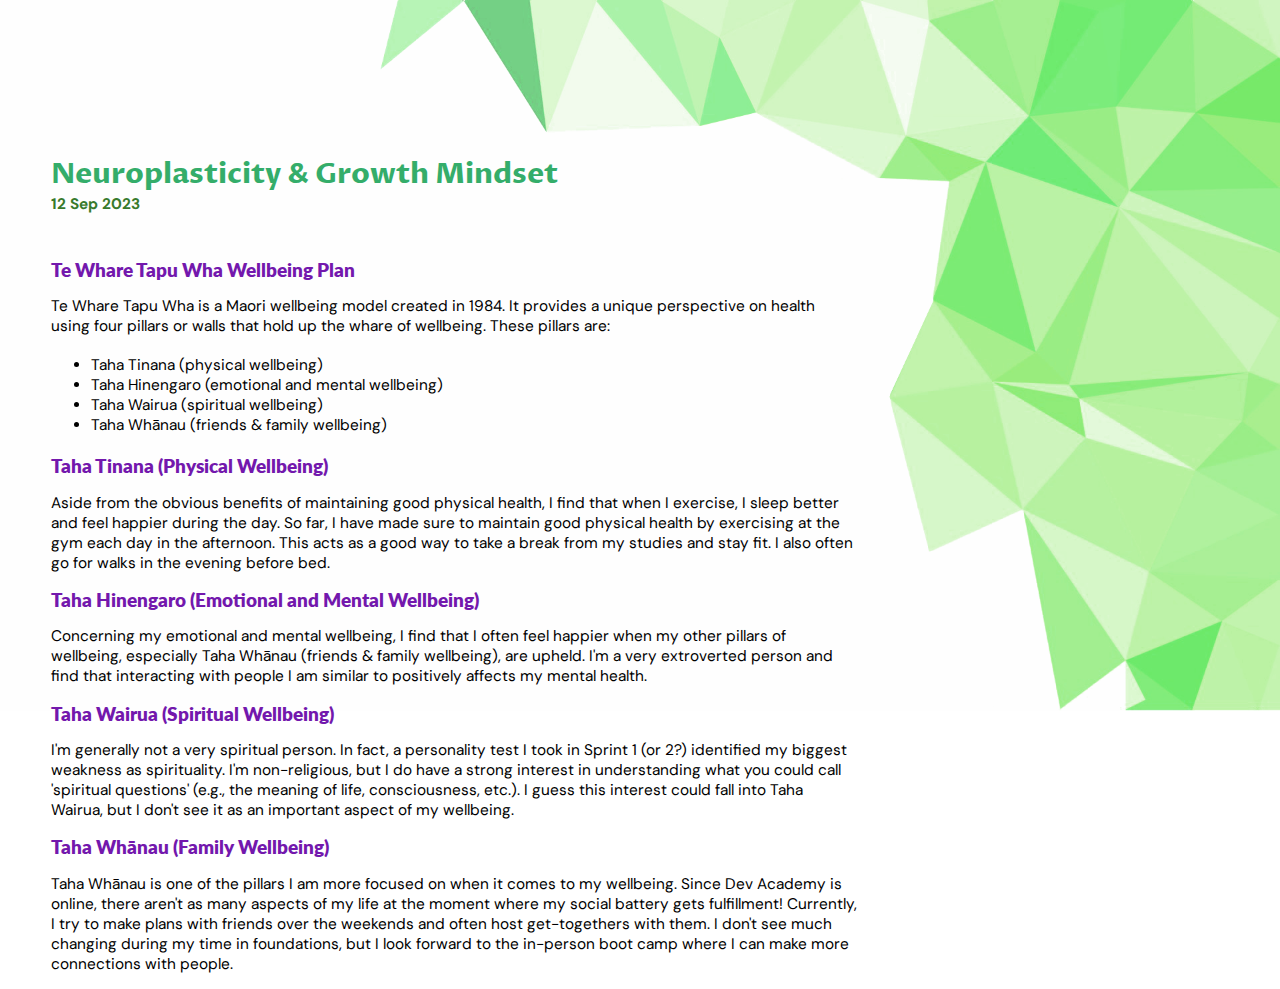
<file: blog/te-whare-tapa-wha.html>
<!DOCTYPE html>
<html>
  <head>
    <meta charset="UTF-8" />
    <title>Te Whare Tapu Wha - Blue Pilkinton-Ching</title>
    <meta name="viewport" content="width=device-width,initial-scale=1" />
    <link rel="stylesheet" type="text/css" href="../styles/main.css" />
    <link rel="preconnect" href="https://fonts.googleapis.com" />
    <link rel="preconnect" href="https://fonts.gstatic.com" crossorigin />
    <link
      href="https://fonts.googleapis.com/css2?family=Proza+Libre&display=swap"
      rel="stylesheet"
    />
    <link
      href="https://fonts.googleapis.com/css2?family=Lato:wght@300&display=swap"
      rel="stylesheet"
    />
    <link
      href="https://fonts.googleapis.com/css2?family=DM+Sans:opsz@9..40&display=swap"
      rel="stylesheet"
    />
  </head>
  <body>
    <main>
      <div class="blog-bg"></div>
      <div class="blog-container">
        <h3>Neuroplasticity & Growth Mindset</h3>
        <h5>12 Sep 2023</h5>
        <br /><br />
        <h4>Te Whare Tapu Wha Wellbeing Plan</h4>
        <p>
          Te Whare Tapu Wha is a Maori wellbeing model created in 1984. It
          provides a unique perspective on health using four pillars or walls
          that hold up the whare of wellbeing. These pillars are:
          <ul>
            <li>
              Taha Tinana (physical wellbeing)
            </li>
            <li>
              Taha Hinengaro (emotional and mental wellbeing)
            </li>
            <li>
              Taha Wairua (spiritual wellbeing)
            </li>
            <li>
              Taha Whānau (friends & family wellbeing)
            </li>
          </ul>
        </p>
        <h4>Taha Tinana (Physical Wellbeing)</h4>
        <p>
          Aside from the obvious benefits of maintaining good physical health, I
          find that when I exercise, I sleep better and feel happier during the
          day. So far, I have made sure to maintain good physical health by
          exercising at the gym each day in the afternoon. This acts as a good
          way to take a break from my studies and stay fit. I also often go for
          walks in the evening before bed.
        </p>
        <h4>Taha Hinengaro (Emotional and Mental Wellbeing)</h4>
        <p>
          Concerning my emotional and mental wellbeing, I find that I often feel
          happier when my other pillars of wellbeing, especially Taha Whānau
          (friends & family wellbeing), are upheld. I'm a very extroverted
          person and find that interacting with people I am similar to positively
          affects my mental health.
        </p>
        <h4>Taha Wairua (Spiritual Wellbeing)</h4>
        <p>
          I'm generally not a very spiritual person. In fact, a personality test
          I took in Sprint 1 (or 2?) identified my biggest weakness as
          spirituality. I'm non-religious, but I do have a strong interest in
          understanding what you could call 'spiritual questions' (e.g., the
          meaning of life, consciousness, etc.). I guess this interest could fall
          into Taha Wairua, but I don't see it as an important aspect of my
          wellbeing.
        </p>
        <h4>Taha Whānau (Family Wellbeing)</h4>
        <p>
          Taha Whānau is one of the pillars I am more focused on when it comes
          to my wellbeing. Since Dev Academy is online, there aren't as many
          aspects of my life at the moment where my social battery gets
          fulfillment! Currently, I try to make plans with friends over the
          weekends and often host get-togethers with them. I don't see much
          changing during my time in foundations, but I look forward to the
          in-person boot camp where I can make more connections with people.
        </p>
      </div>
    </main>
  </body>
</html>
</file>
<file: styles/main.css>
:root {
  --color-a: #387a2c;
  --color-b: #86438f;
  --color-c: #34ad6a;
  --color-d: #90e0b4;
  --color-e: #7318ad;
  font-size: 1.5vw;
  scroll-behavior: smooth;
}

body {
  margin: 0;
}

#intro-container {
  height: 100vh;
  margin: 0;
  padding: 0;
}

.blog-image {
  width: 100%;
  height: auto;
  max-width: max-content;
}

#blog-nav {
  background-image: url('../images/geo-bg.png');
  background-repeat: no-repeat;
  height: 100vh;
  position: relative;
  background-position-x: right;
  background-position-y: bottom;
  background-size: 100vw;
}

#blog-links {
  position: relative;
  margin-left: 10%;
  top: 15%;
}

.blog-bg {
  background-image: url('../images/geo-bg.png');
  background-repeat: no-repeat;
  height: 100vh;
  position: relative;
  background-position-x: right;
  background-position-y: bottom;
  background-size: 100vw;

  -moz-transform: scale(1, -1);
  -webkit-transform: scale(1, -1);
  -o-transform: scale(1, -1);
  -ms-transform: scale(1, -1);
  transform: scale(1, -1);
}

.blog-container {
  position: absolute;
  top: 0;
  padding: 12% 33% 0 4%;
}

a {
  color: var(--color-b);
}

a:visited {
  color: var(--color-b);
}
a:hover {
  color: var(--color-d);
}

#intro {
  position: absolute;
  top: 50%;
  left: 2.5%;
  transform: translateY(-50%);
  width: 90%;
}

#pp {
  float: right;
  width: 45vw;
  height: auto;
}

h1 {
  font-family: 'Proza Libre', sans-serif;
  font-size: 7em;
  color: var(--color-a);
  margin: 0 !important;
  text-align: center;
}

h2 {
  font-family: 'Lato', sans-serif;
  font-size: 3.1em;
  color: var(--color-b);
  margin: 0;
  text-align: center;
}

h3 {
  font-family: 'Proza Libre', sans-serif;
  font-size: 1.5em;
  color: var(--color-c);
  margin: 0;
  text-align: left;
  width: 100%;
}

h4 {
  font-family: 'Lato', sans-serif;
  font-size: 1em;
  color: var(--color-e);
  margin: 0;
  text-align: left;
  width: 100%;
  font-weight: 800;
}

h5 {
  font-family: 'DM Sans', sans-serif;
  font-size: 0.8em;
  color: var(--color-a);
  margin: 0;
  text-align: left;
  width: 100%;
}

p,
li {
  font-family: 'DM Sans', sans-serif;
  font-size: 0.8em;
}

#title {
  align-content: center;
  overflow: visible;
  height: 100%;
  transform: translate(0, 30%);
}

@media screen and (max-width: 800px) {
  h3 {
    font-size: 2em;
  }
  h4 {
    font-size: 1.5em;
  }
  p,
  li {
    font-size: 1.2em;
  }
}

@media screen and (max-width: 500px) {
  :root {
    font-size: 3vw;
  }

  #intro {
    padding: 0;
    top: 0;
    transform: translateY(0);
    left: 0%;
    width: 100%;
    margin: 0;
  }

  #pp {
    width: 100vw;
    height: auto;
  }

  h1 {
    margin: 4em 0 -0.1em 0 !important;
  }

  h2 {
    margin: 0 0 0 0 !important;
  }
  #title {
    display: inline;
  }
}
</file>
